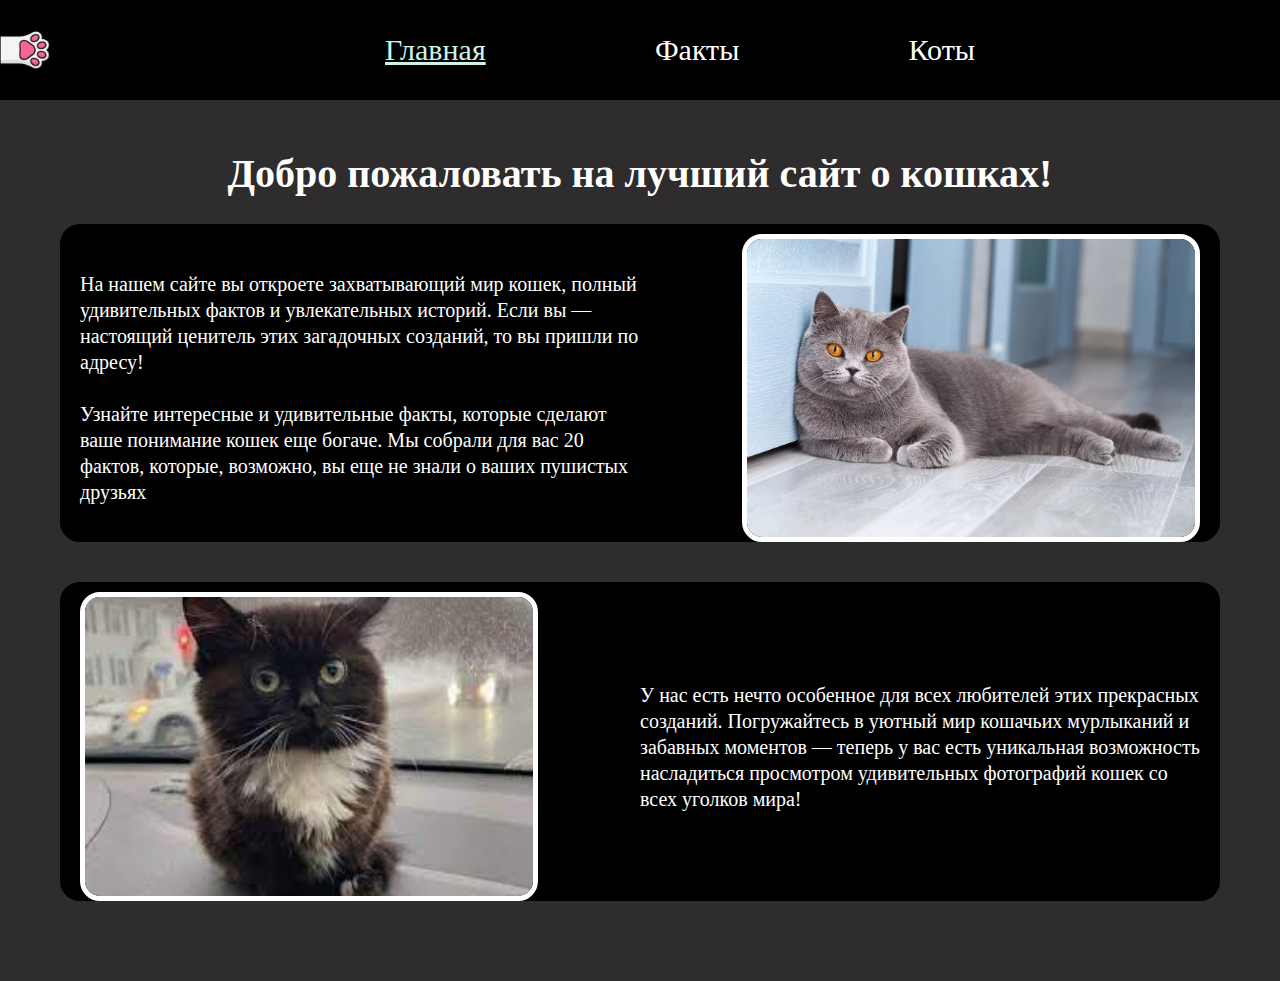
<file: index.html>
<!DOCTYPE html>
<html lang="en">
<head>
    <meta charset="UTF-8">
    <meta name="viewport" content="width=device-width, initial-scale=1.0">
    <link rel="stylesheet" href="style.css">
    <title>Главная</title>
</head>
<body>
    <header class="header">
        <img class="logo" src="images/paw.png" alt="paw">
        <nav class="navigation">
            <ul class="nav-list">
                <li ><a class="active-a nav-link" href="index.html">Главная</a></li>
                <li><a class="nav-link" href="news.html">Факты</a></li>
                <li><a class="nav-link" href="cats.html">Коты</a></li>
            </ul>
        </nav>
    </header>
    <div class="container">
        <section class="info">
            <h1 class="main-title">Добро пожаловать на лучший сайт о кошках!</h1>
            <div class="facts-wrapper reverse">
                <img src="images/cat.webp" alt="cat">
                <p>На нашем сайте вы откроете захватывающий мир кошек, полный удивительных фактов и увлекательных историй. Если вы — настоящий ценитель этих загадочных созданий, то вы пришли по адресу!<br/><br/> Узнайте интересные и удивительные факты, которые сделают ваше понимание кошек еще богаче. Мы собрали для вас 20 фактов, которые, возможно, вы еще не знали о ваших пушистых друзьях</p>

            </div>

            <div class="facts-wrapper">
                <img src="images/cat2.jpg" alt="cat">
                <p>У нас есть нечто особенное для всех любителей этих прекрасных созданий. Погружайтесь в уютный мир кошачьих мурлыканий и забавных моментов — теперь у вас есть уникальная возможность насладиться просмотром удивительных фотографий кошек со всех уголков мира!</p>
            </div>
        </section>
    </div>
    
</body>
</html>

<!-- Основные требования, предъявляемые к конечному программному решению:
 Не менее трех веб-страниц +
 Использование API в рамках тематики
 Использование стека технологий HTML, CSS, JS +
 Наличие динамических форм обработки запросов от пользователя (GET, POST)
 Обеспечение кроссплатформенности
-->
</file>
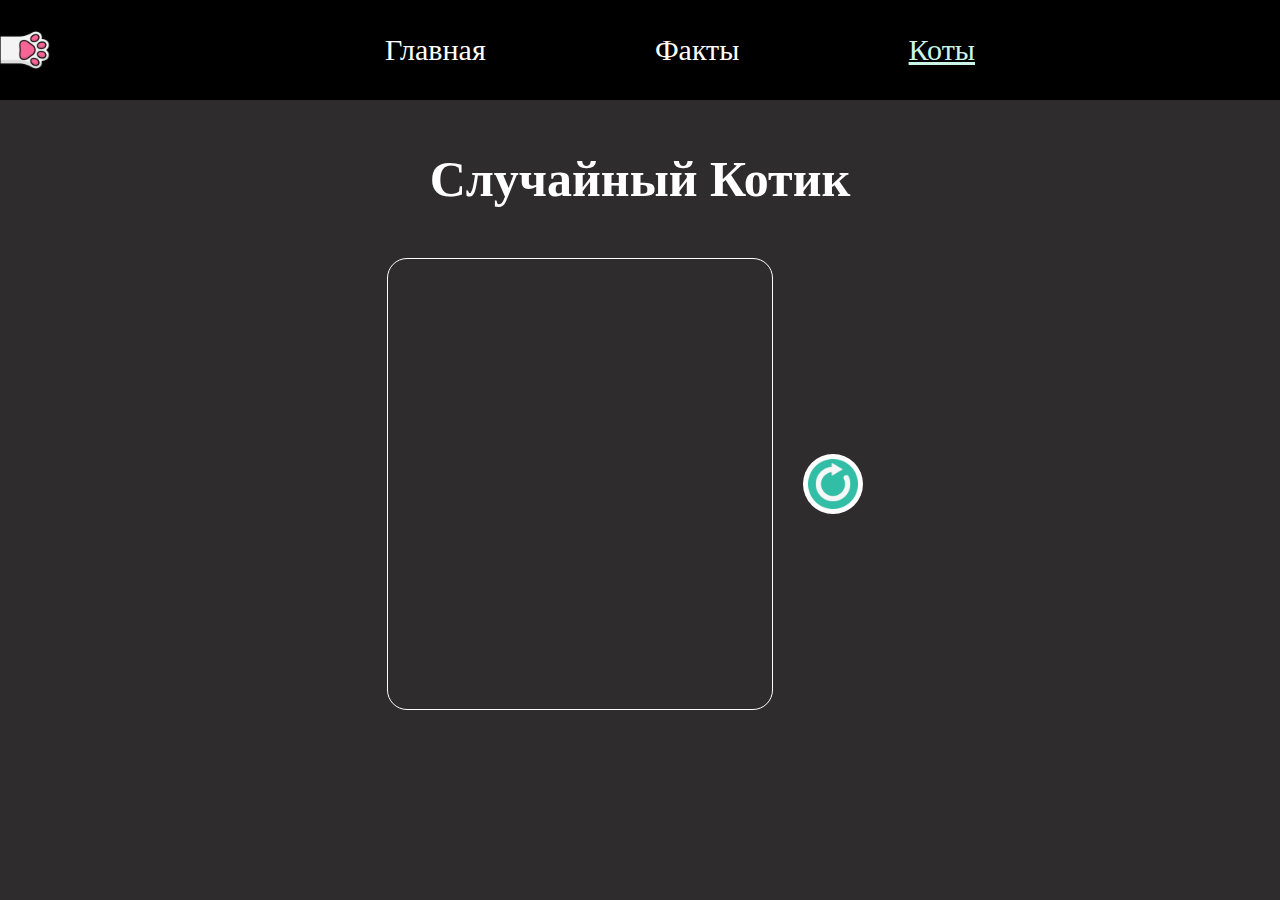
<file: cats.html>
<!DOCTYPE html>
<html lang="en">
<head>
    <meta charset="UTF-8">
    <meta name="viewport" content="width=device-width, initial-scale=1.0">
    <link rel="stylesheet" href="style.css">
    <title>Коты</title>
</head>
<body>
    <header class="header">
        <img class="logo" src="images/paw.png" alt="paw">
        <nav class="navigation">
            <ul class="nav-list">
                <li ><a class="nav-link" href="index.html">Главная</a></li>
                <li><a class="nav-link" href="news.html">Факты</a></li>
                <li><a class="active-a nav-link" href="cats.html">Коты</a></li>
            </ul>
        </nav>
    </header>
        <section class="cats">
            <h1 class="cats-title">Случайный Котик</h1>
            <div class="cat-container">
                <!-- <button class="like">
                    <img src="images/heart.png" alt="refresh">
                </button> -->
                <div class="cat-field">
                    
                </div>
                <button class="refresh">
                    <img src="images/refresh.png" alt="refresh">
                </button>
            </div>
        </section>
    
    <script src="js/cats.js"></script>
</body>
</html>
</file>
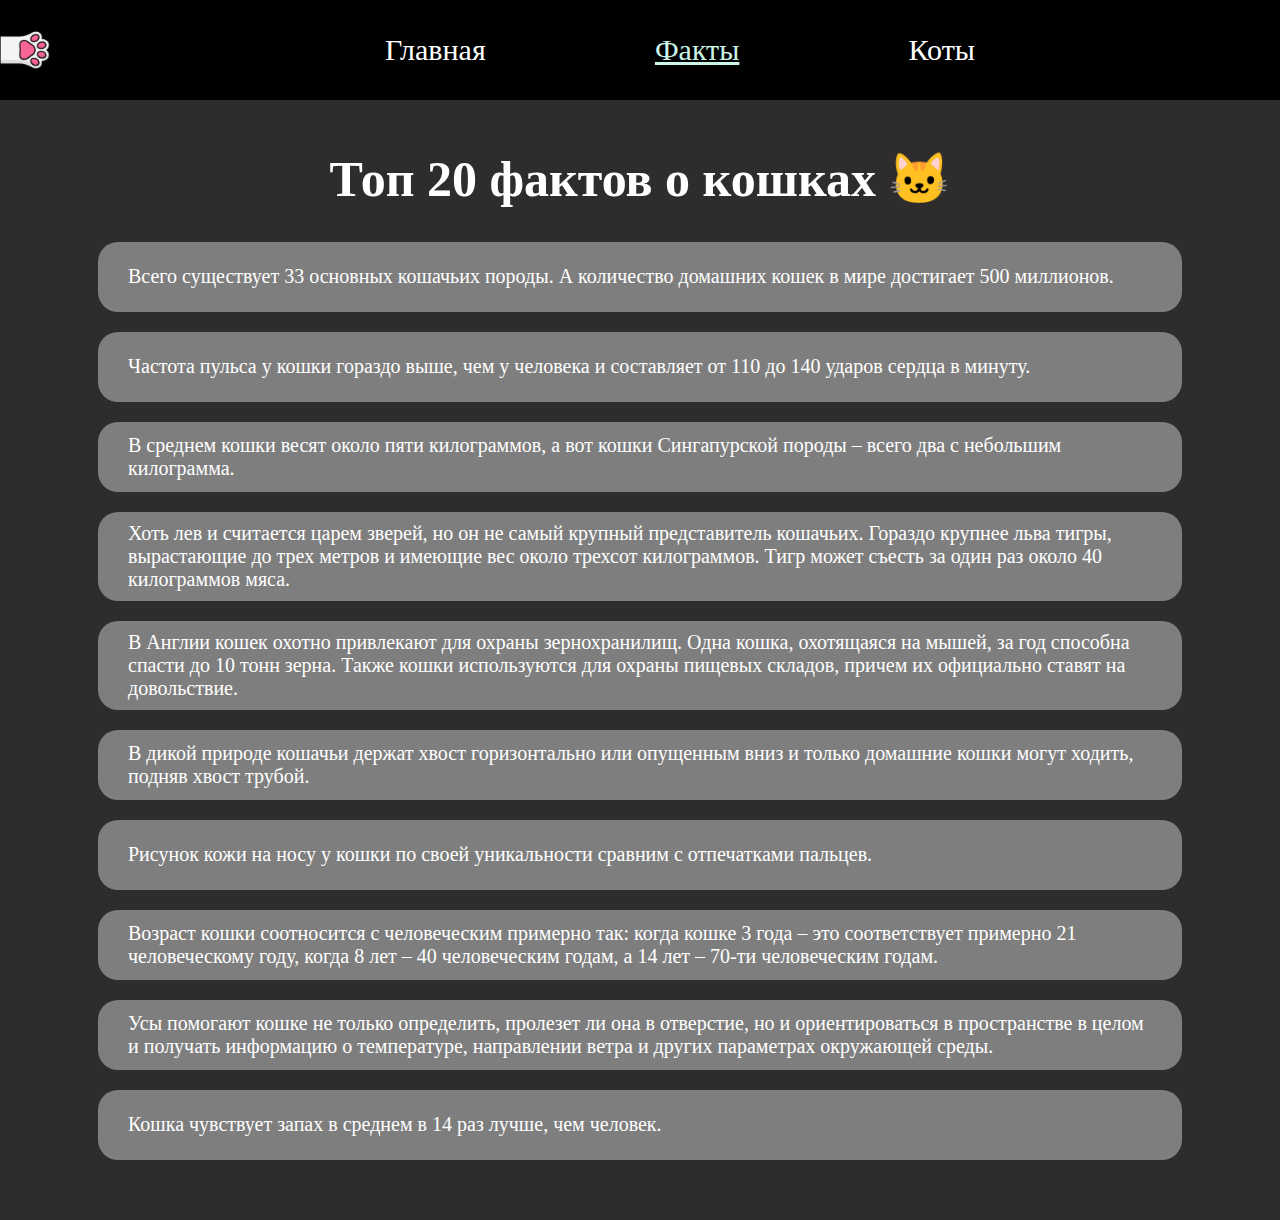
<file: news.html>
<!DOCTYPE html>
<html lang="en">
<head>
    <meta charset="UTF-8">
    <meta name="viewport" content="width=device-width, initial-scale=1.0">
    <link rel="stylesheet" href="style.css">
    <title>Факты</title>
</head>
<body>
    <header class="header">
        <img class="logo" src="images/paw.png" alt="paw">
        <nav class="navigation">
            <ul class="nav-list">
                <li ><a class="nav-link" href="index.html">Главная</a></li>
                <li><a class="active-a nav-link" href="news.html">Факты</a></li>
                <li><a class="nav-link" href="cats.html">Коты</a></li>
            </ul>
        </nav>
    </header>

    <section class="facts">
        <h1 class="facts-title">Топ 20 фактов о кошках 🐱</h1>
        <ul>
            <li class="fact">Всего существует 33 основных кошачьих породы. А количество домашних кошек в мире достигает 500 миллионов.</li>
            <li class="fact">Частота пульса у кошки гораздо выше, чем у человека и составляет от 110 до 140 ударов сердца в минуту.</li>
            <li class="fact">В среднем кошки весят около пяти килограммов, а вот кошки Сингапурской породы – всего два с небольшим килограмма.</li>
            <li class="fact">Хоть лев и считается царем зверей, но он не самый крупный представитель кошачьих. Гораздо крупнее льва тигры, вырастающие до трех метров и имеющие вес около трехсот килограммов. Тигр может съесть за один раз около 40 килограммов мяса.</li>
            <li class="fact">В Англии кошек охотно привлекают для охраны зернохранилищ. Одна кошка, охотящаяся на мышей, за год способна спасти до 10 тонн зерна. Также кошки используются для охраны пищевых складов, причем их официально ставят на довольствие.</li>
            <li class="fact">В дикой природе кошачьи держат хвост горизонтально или опущенным вниз и только домашние кошки могут ходить, подняв хвост трубой.</li>
            <li class="fact">Рисунок кожи на носу у кошки по своей уникальности сравним с отпечатками пальцев.</li>
            <li class="fact">Возраст кошки соотносится с человеческим примерно так: когда кошке 3 года – это соответствует примерно 21 человеческому году, когда 8 лет – 40 человеческим годам, а 14 лет – 70-ти человеческим годам.</li>
            <li class="fact">Усы помогают кошке не только определить, пролезет ли она в отверстие, но и ориентироваться в пространстве в целом и получать информацию о температуре, направлении ветра и других параметрах окружающей среды.</li>
            <li class="fact">Кошка чувствует запах в среднем в 14 раз лучше, чем человек.</li>
        </ul>
    </section>
</html>
</file>
<file: style.css>
body {
    background-color: #2e2c2c;
    padding: 0;
    margin: 0;
    box-sizing: border-box;
}

.header {
    background-color: #000;
    height: 100px;
    display: flex;
    align-items: center;
    margin-bottom: 50px;
}

.navigation {
    width: 50%;
    margin: 0 auto;
    display: block;
}
.nav-list {
    list-style: none;
    display: flex;
    justify-content: space-between;
    height: 100%;
}

.nav-list li{
    margin-right: 10px;
}

.nav-link {
    text-decoration: none;
    color: #fff;
    font-size: 30px;
}

.active-a {
    text-decoration: underline;
    color: rgb(202, 245, 231);
}

.logo {
    height: 50px;
    transform: rotateZ(90deg);
}

.cats-title {
    text-align: center;
    color: #fff;
    font-size: 50px;
    margin-bottom: 50px;
}
.cat-container {
    display: flex;
    justify-content: center;
    align-items: center;
}

.cat-field {
    width: 30vw;
    height: 50vh;
    background-color: transparent;
    border: #fff 1px solid;
    border-radius: 20px;
    margin-right: 30px;
}

.cat-img {
    border-radius: 20px;
    object-fit: scale-down;
    width: 100%;
    height: 100%;
}

.refresh img {
    height: 50px;
}

.refresh {
    height: 60px;
    width: 60px;
    border-radius: 30px;
    padding: 0;
    display: flex;
    justify-content: center;
    align-items: center;
    margin-right: 30px;
    background-color: #fff;
    border: none;
}

.like img {
    height: 50px;
}

.like {
    height: 60px;
    width: 60px;
    border-radius: 30px;
    padding: 0;
    display: flex;
    justify-content: center;
    align-items: center;
    margin-right: 30px;
    background-color: #fff;
    border: none;
}

.facts-title {
    text-align: center;
    color: #fff;
    font-size: 50px;
}

.facts {
    padding-bottom: 40px;
}

.facts ul {
    margin: 0;
    padding: 0;
}

.fact {
    display: flex;
    align-items: center;
    min-height: 50px;
    padding: 10px 30px;
    margin: 0 auto;
    width: 80vw;
    font-size: 20px;
    color: #fff;
    border-radius: 20px;
    background-color: rgb(126, 126, 126);
    margin-bottom: 20px;
}

.main-title {
    text-align: center;
    color: #fff;
    font-size: 40px;
}


.container {
    max-width: 1200px;
    margin: 0 auto;
}

.info {
    padding: 0 20px;
    padding-bottom: 40px;
}

.facts-wrapper {
    display: flex;
    justify-content: space-between;
    align-items: center;
    background-color: #000;
    margin-bottom: 40px;
    padding-left: 20px;
    padding-right: 20px;
    padding-top: 10px;
    border-radius: 20px;
}

.facts-wrapper img {
    width: 40%;
    border-radius: 20px;
    border: #fff 5px solid;
}

.facts-wrapper p {
    line-height: 130%;
    width: 50%;
    color: #fff;
    font-size: 20px;
}

.reverse {
    flex-direction: row-reverse;
}
@media screen and (max-width: 1000px) {
    .facts-wrapper p {
        font-size: 16px;
    }

    .main-title {
        font-size: 30px;
    }

    .nav-link {
        font-size: 20px;
    }
    .cats-title {
        font-size: 40px;
    }

    .facts-title {
        font-size: 40px;
    }

    .cat-field {
        width: 50vw;
        height: 60vh;
        border-radius: 20px;
        margin-right: 0px;
        margin-bottom: 20px;
    }

    .refresh {
        height: 60px;
        width: 60px;
        border-radius: 30px;
        margin-right: 0px;
    }
    .cat-container {
        flex-direction: column;
    }
}

@media screen and (max-width: 600px) {
    .facts-wrapper {
        flex-direction: column;
    }
    .facts-wrapper img {
        width: 80%;
    }
    
    .facts-wrapper p {
        width: 80%;
        font-size: 14px;
    }

    .main-title {
        font-size: 20px;
    }

    .cats-title {
        font-size: 30px;
    }

    .facts-title {
        font-size: 30px;
    }
    .navigation {
        width: 70%;
    }

}
</file>
